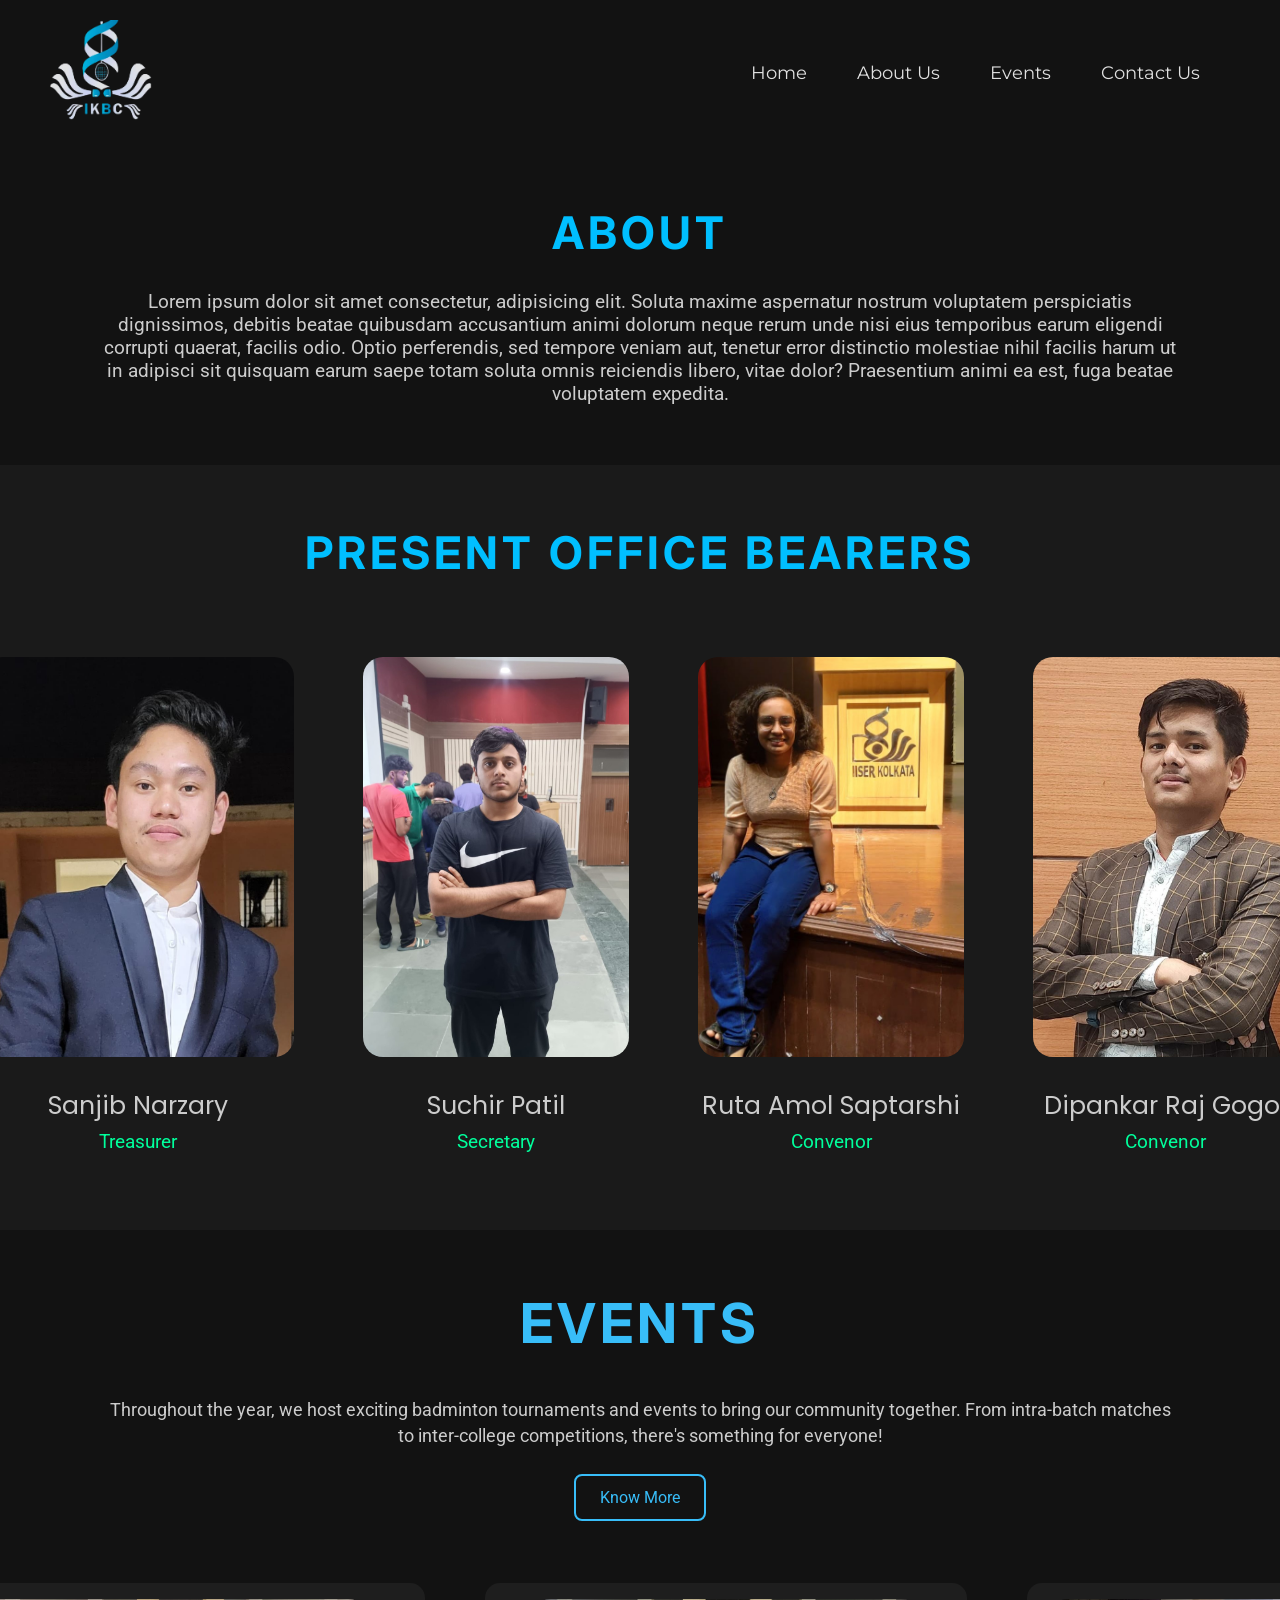
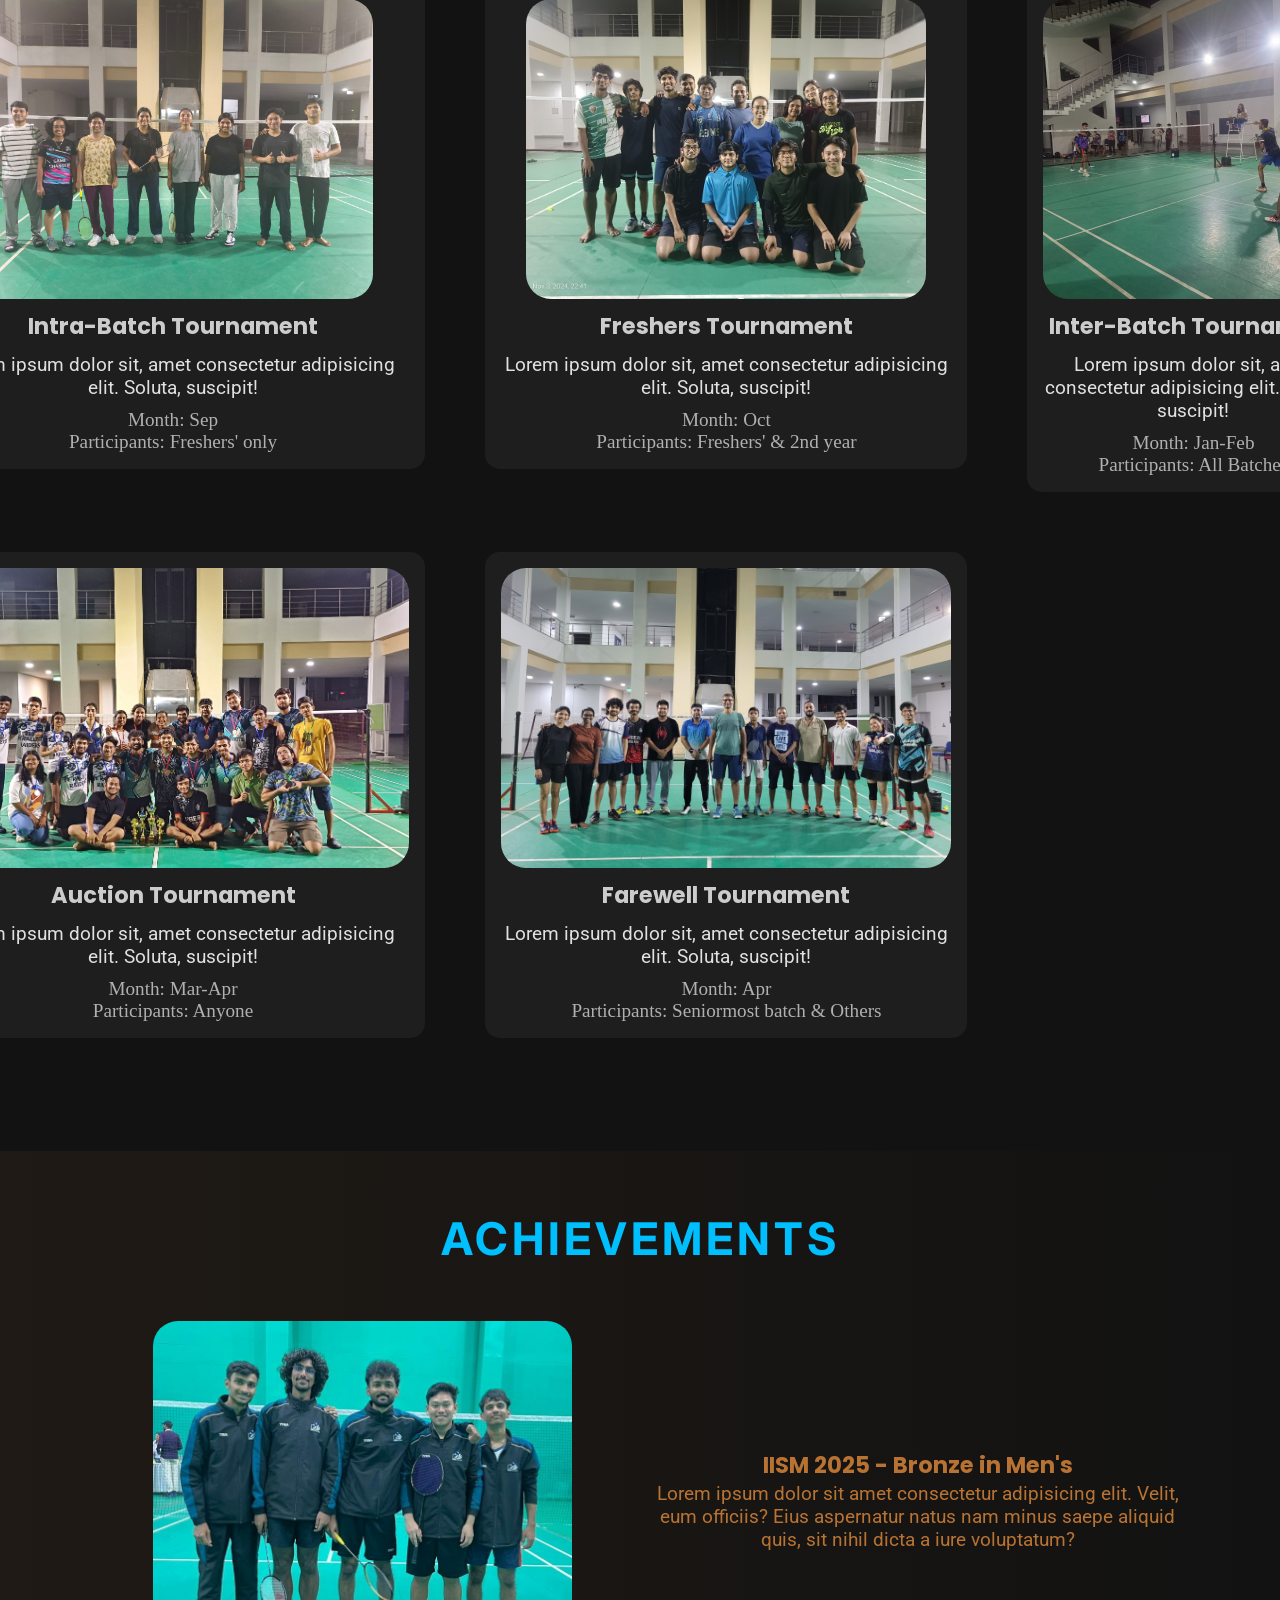
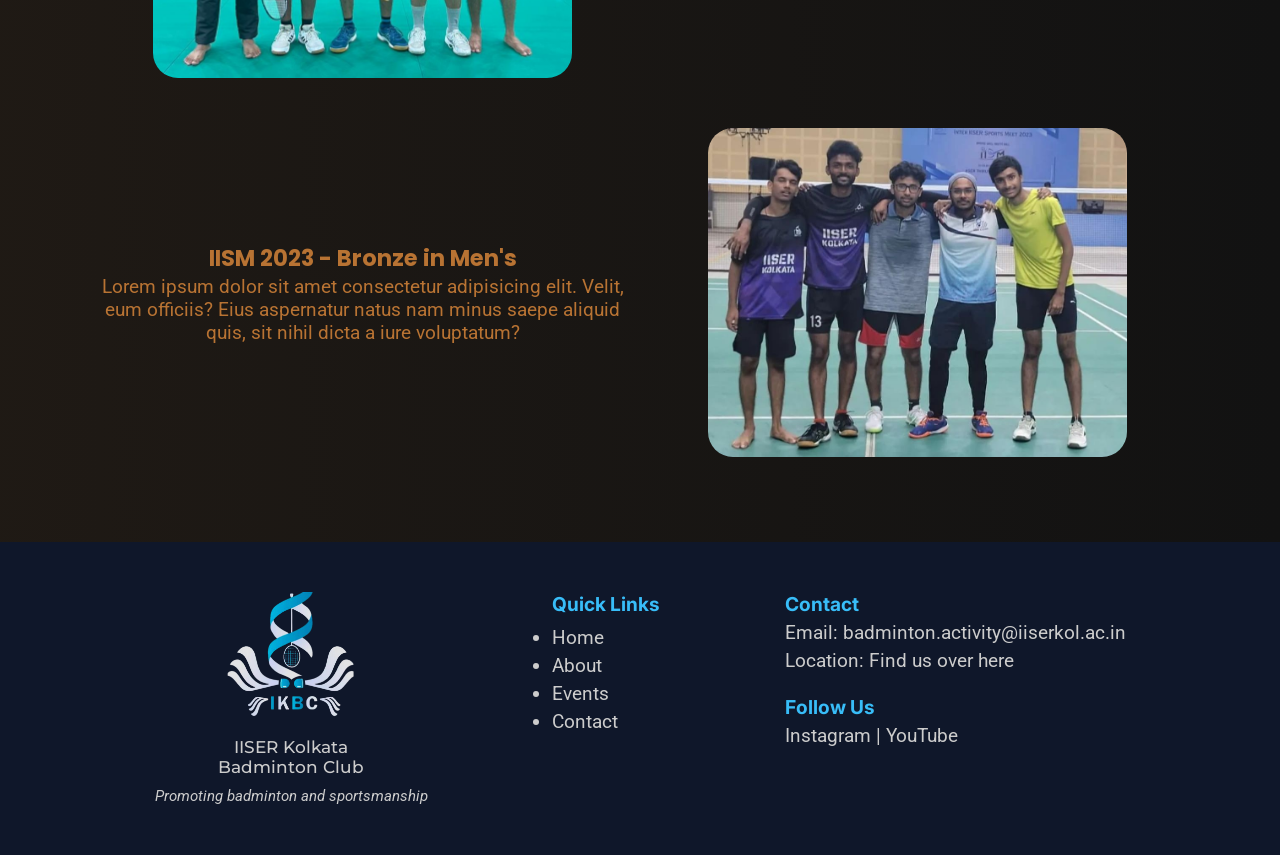
<file: index.html>
<!DOCTYPE html>
<html lang="en">
<head>
    <meta charset="UTF-8">
    <meta name="viewport" content="width=device-width, initial-scale=1.0">
    <title>IISER Kolkata Badminton Club</title>

    <!-- Google Fonts -->
    <link rel="preconnect" href="https://fonts.googleapis.com">
<link rel="preconnect" href="https://fonts.gstatic.com" crossorigin>
<link href="https://fonts.googleapis.com/css2?family=Inter:ital,opsz,wght@0,14..32,100..900;1,14..32,100..900&family=Montserrat:ital,wght@0,100..900;1,100..900&family=Oswald:wght@200..700&family=Poppins:ital,wght@0,100;0,200;0,300;0,400;0,500;0,600;0,700;0,800;0,900;1,100;1,200;1,300;1,400;1,500;1,600;1,700;1,800;1,900&family=Roboto:ital,wght@0,100..900;1,100..900&display=swap" rel="stylesheet">

    <!-- Header-Footer Styles -->
    <link rel="stylesheet" href="css/header_footer.css">

    <!-- Homepage Styles -->
    <link rel="stylesheet" href="css/style.css">
</head>

<body>
    <header id="header">
        <div id="logo">
            <img src="Logo/IKBC_Remove_bg.png" alt="IKBC_Logo">
        </div>

        <nav class="navbar">
            <ul class="nav-links">
                <li><a href="index.html">Home</a></li>
                <li><a href="">About Us</a></li>
                <li><a href="events.html">Events</a></li>
                <li><a href="">Contact Us</a></li>
            </ul>
        </nav>
    </header>

    <main>
        <!-- About Section -->
        <section class="section" id="about-section">
            <h2 class="section-heading">ABOUT</h2>
            <p class="section-text">Lorem ipsum dolor sit amet consectetur, adipisicing elit. Soluta maxime aspernatur nostrum voluptatem perspiciatis dignissimos, debitis beatae quibusdam accusantium animi dolorum neque rerum unde nisi eius temporibus earum eligendi corrupti quaerat, facilis odio. Optio perferendis, sed tempore veniam aut, tenetur error distinctio molestiae nihil facilis harum ut in adipisci sit quisquam earum saepe totam soluta omnis reiciendis libero, vitae dolor? Praesentium animi ea est, fuga beatae voluptatem expedita.</p>
        </section>

        <!-- Present OBs Section -->
        <section class="section" id="present-obs-section">
            <h2 class="section-heading" id="present-obs-heading">PRESENT OFFICE BEARERS</h2>

            <div class="present-obs-container">
                <div class="ob-container">
                    <div class="ob-image">
                        <img src="OBs/2025-26/Sanjib.jpg" alt="Sanjib">
                    </div>
                    <div class="ob-info">
                        <p class="name">Sanjib Narzary</p>
                        <p class="post">Treasurer</p>
                    </div>
                </div>

                <div class="ob-container">
                    <div class="ob-image">
                        <img src="OBs/2025-26/Suchir.jpg" alt="Suchir">
                    </div>
                    <div class="ob-info">
                        <p class="name">Suchir Patil</p>
                        <p class="post">Secretary</p>
                    </div>
                </div>

                <div class="ob-container">
                    <div class="ob-image">
                        <img src="OBs/2025-26/Ruta.jpg" alt="Ruta">
                    </div>
                    <div class="ob-info">
                        <p class="name">Ruta Amol Saptarshi</p>
                        <p class="post">Convenor</p>
                    </div>
                </div>

                <div class="ob-container">
                    <div class="ob-image">
                        <img src="OBs/2025-26/Dipankar.jpg" alt="Dipankar">
                    </div>
                    <div class="ob-info">
                        <p class="name">Dipankar Raj Gogoi</p>
                        <p class="post">Convenor</p>
                    </div>
                </div>
            </div>
        </section>

        <!-- Events Section -->
        <section class="section" id="events-section">
            <div class="events-landing">
                <h2 class="section-heading" id="events-heading">EVENTS</h2>
                <p class="events-description">Throughout the year, we host exciting badminton tournaments and events to bring our community together. From intra-batch matches to inter-college competitions, there's something for everyone!</p>
                <a href="events.html" class="button know-more">Know More</a>
            </div>

            <div class="events-container">
                <!-- Intra-Batch -->
                 <a href="">
                    <div class="event-card">
                        <div class="event-image">
                            <img src="Images/HomePage Events/Intra-Batch_2025.jpg" alt="Intra-Batch 2025">
                        </div>
                        <h4 class="event-heading">Intra-Batch Tournament</h4>
                        <p class="event-text">
                            Lorem ipsum dolor sit, amet consectetur adipisicing elit. Soluta, suscipit!
                        </p>
                        <p class="event-meta">Month: Sep <br>
                            Participants: Freshers' only</p>
                    </div>
                 </a>
                
                <!-- Freshers -->
                 <a href="">
                    <div class="event-card">
                        <div class="event-image">
                            <img src="Images/HomePage Events/Freshers'_2024.jpeg" alt="Freshers 2024">
                        </div>
                        <h4 class="event-heading">Freshers Tournament</h4>
                        <p class="event-text">
                            Lorem ipsum dolor sit, amet consectetur adipisicing elit. Soluta, suscipit!
                        </p>
                        <p class="event-meta">Month: Oct <br>
                            Participants: Freshers' & 2nd year</p>
                    </div>
                 </a>
                
                <!-- Inter-Batch -->
                 <a href="">
                    <div class="event-card">
                        <div class="event-image">
                            <img src="Images/HomePage Events/Inter-Batch_2025.jpg" alt="Inter-Batch 2025">
                        </div>
                        <h4 class="event-heading">Inter-Batch Tournament</h4>
                        <p class="event-text">
                            Lorem ipsum dolor sit, amet consectetur adipisicing elit. Soluta, suscipit!
                        </p>
                        <p class="event-meta">Month: Jan-Feb <br>
                            Participants: All Batches</p>
                    </div>
                 </a>
                 <!-- Auction -->
                 <a href="">
                    <div class="event-card">
                        <div class="event-image">
                            <img src="Images/HomePage Events/Auction_2025.jpg" alt="Auction 2025">
                        </div>
                        <h4 class="event-heading">Auction Tournament</h4>
                        <p class="event-text">
                            Lorem ipsum dolor sit, amet consectetur adipisicing elit. Soluta, suscipit!
                        </p>
                        <p class="event-meta">Month: Mar-Apr <br>
                            Participants: Anyone</p>
                    </div>
                 </a>
                 <!-- Farewell -->
                 <a href="">
                    <div class="event-card">
                        <div class="event-image">
                            <img src="Images/HomePage Events/Farewell_2025.jpg" alt="Farewell 2025">
                        </div>
                        <h4 class="event-heading">Farewell Tournament</h4>
                        <p class="event-text">
                            Lorem ipsum dolor sit, amet consectetur adipisicing elit. Soluta, suscipit!
                        </p>
                        <p class="event-meta">Month: Apr <br>
                            Participants: Seniormost batch & Others</p>
                    </div>
                 </a>
            </div>
        </section>

        <!-- Achievements -->
        <section class="section" id="achievements">
            <h2 class="section-heading" id="achievement-heading">ACHIEVEMENTS</h2>
            <div class="achievement-container">
                <div class="event-image">
                    <img src="Images/HomePage Events/IISM_2025.jpg" alt="IISM_2025">
                </div>
                <div class="event-info">
                    <h4 class="event-heading achievement-heading">IISM 2025 - Bronze in Men's</h4>
                    <p class="event-text achievement-text">Lorem ipsum dolor sit amet consectetur adipisicing elit. Velit, eum officiis? Eius aspernatur natus nam minus saepe aliquid quis, sit nihil dicta a iure voluptatum?</p>
                </div>
            </div>
            <div class="even-events achievement-container">
                <div class="event-image">
                    <img src="Images/HomePage Events/IISM_2023.jpeg" alt="IISM_2025">
                </div>
                <div class="event-info">
                    <h4 class="event-heading achievement-heading">IISM 2023 - Bronze in Men's</h4>
                    <p class="event-text achievement-text">Lorem ipsum dolor sit amet consectetur adipisicing elit. Velit, eum officiis? Eius aspernatur natus nam minus saepe aliquid quis, sit nihil dicta a iure voluptatum?</p>
                </div>
            </div>
            <!-- <div class="event-container">
                <div class="event-image"></div>
            </div>
            <div class="event-container">
                <div class="event-image"></div>
            </div> -->
        </section>
        <!-- Footer -->
        <footer class="footer">
            <!-- Logo and text container -->
            <div class="logo-text-container">
                <div id="footer-logo">
                    <img src="Logo/IKBC_Remove_bg.png" alt="IKBC Logo">
                </div>
                <div class="text-container">
                    <p class="desc heading">IISER Kolkata<br>Badminton Club</p>
                    <p class="desc text">Promoting badminton and sportsmanship</p>
                </div>
            </div>
            
            <!-- Quick Links -->
            <div class="quick-links">
                <h4>Quick Links</h4>
                <ul>
                    <li><a href="index.html">Home</a></li>
                    <li><a href="">About</a></li>
                    <li><a href="events.html">Events</a></li>
                    <li><a href="">Contact</a></li>
                </ul>
            </div>

            <div class="contact-social-media">
                <div class="contact">
                     <h4>Contact</h4>
                    <p>Email: badminton.activity@iiserkol.ac.in</p>
                    <p>Location: Find us over here</p>
                </div>
                <div class="social">
                    <h4>Follow Us</h4>
                    <p>Instagram | YouTube</p>
                </div>
               
            </div>
        </footer>
    </main>
</body>
</html>
</file>
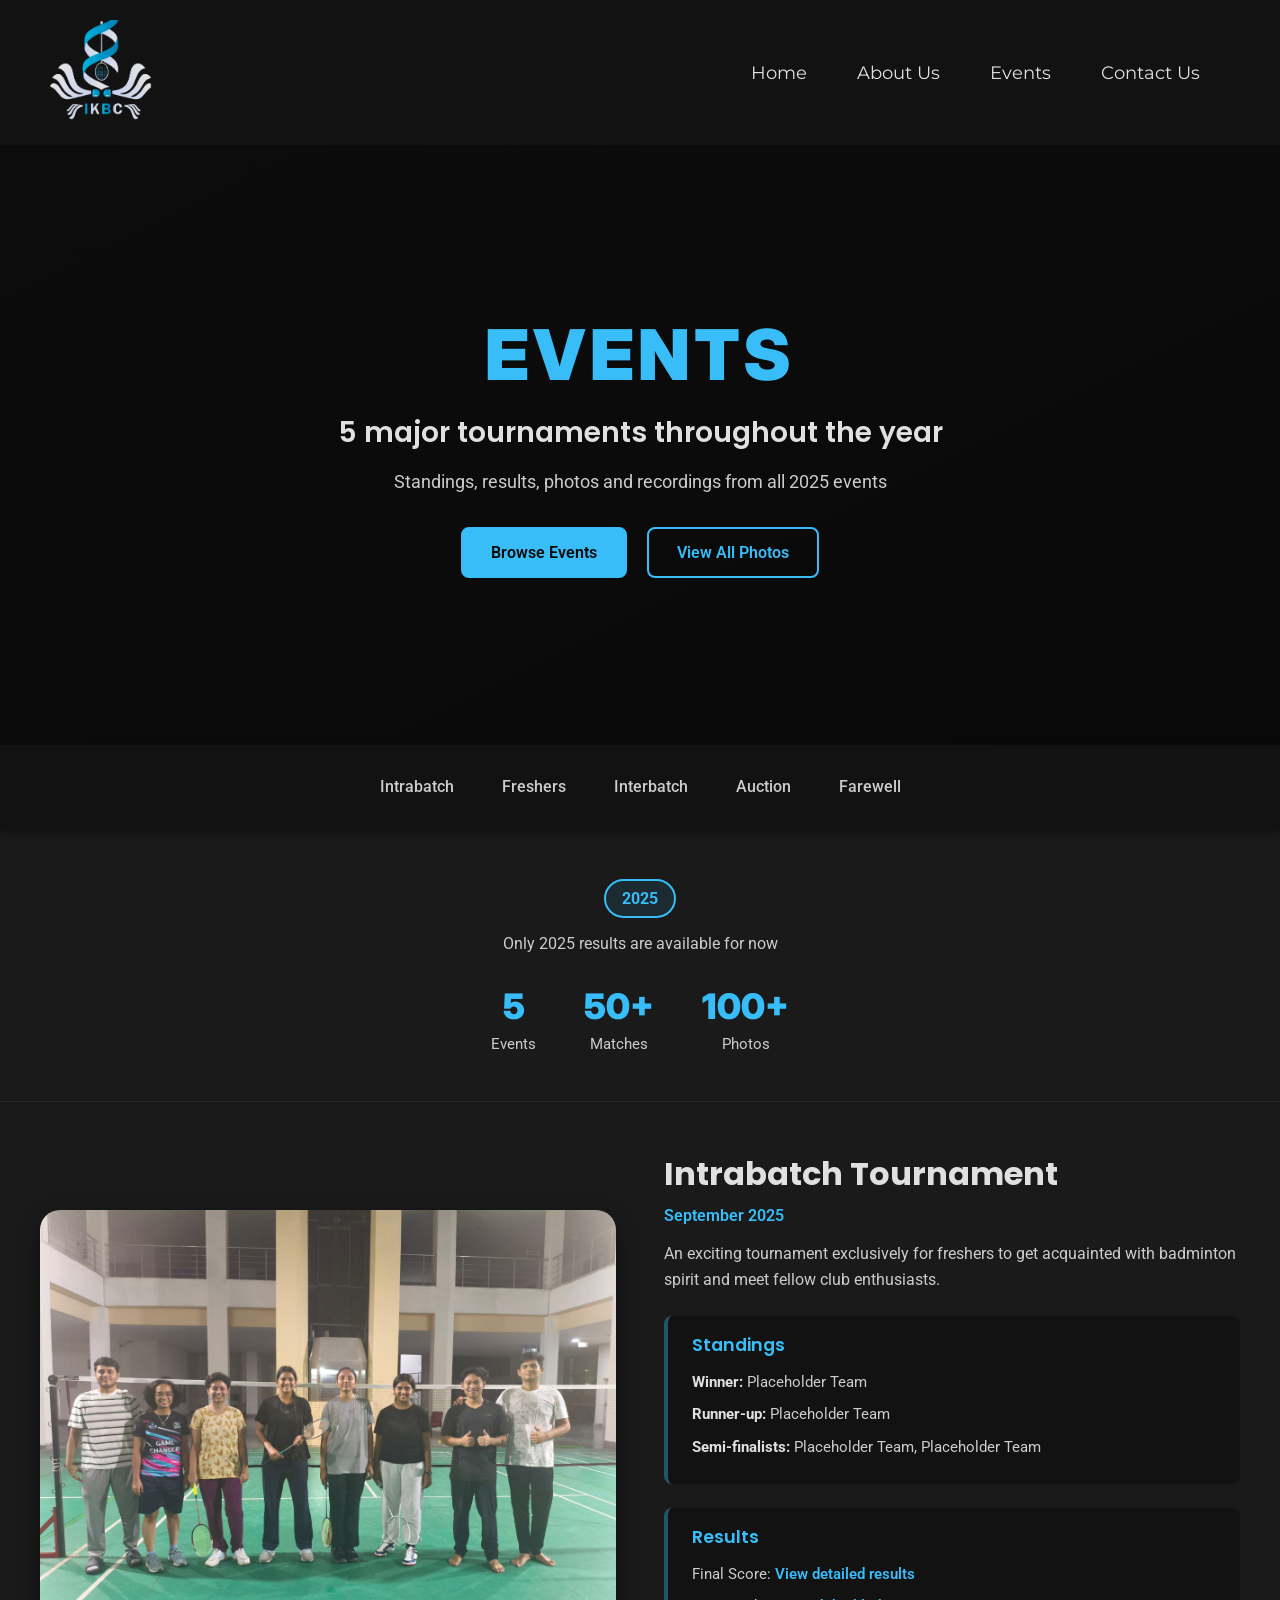
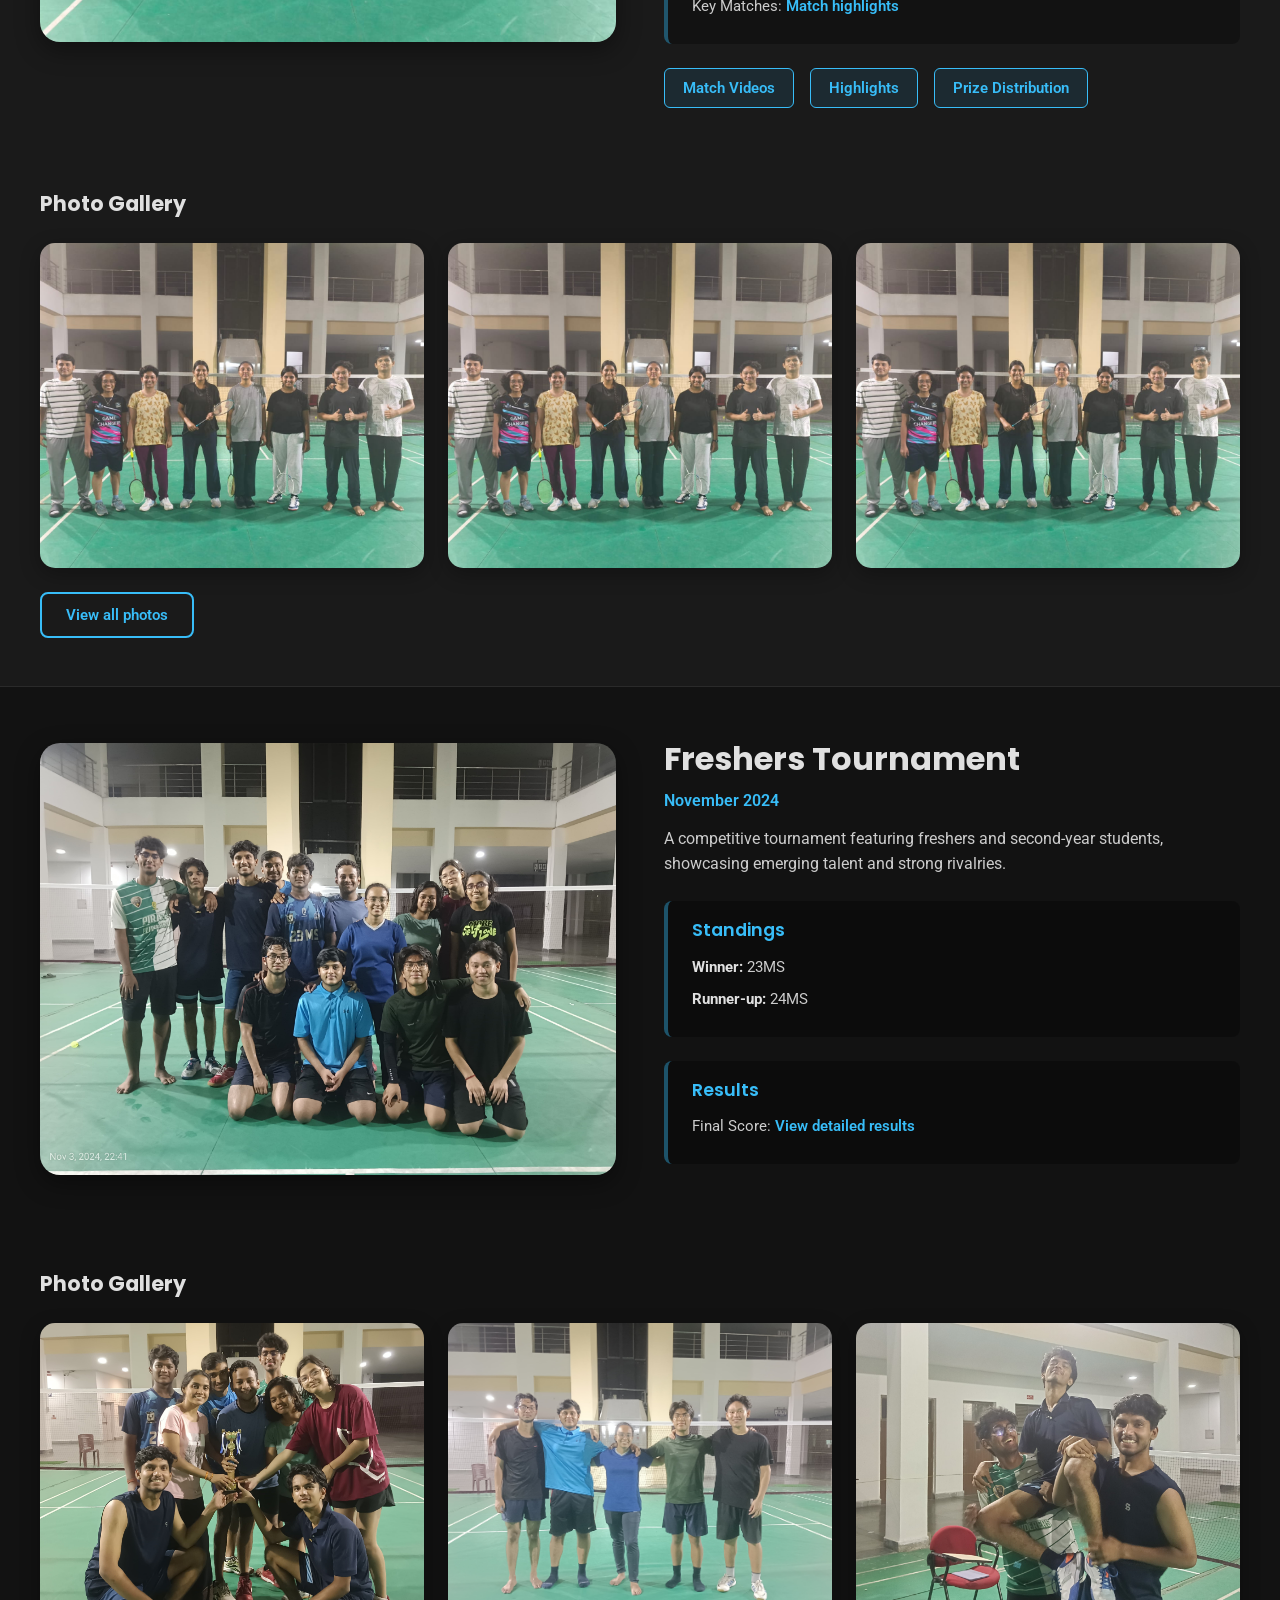
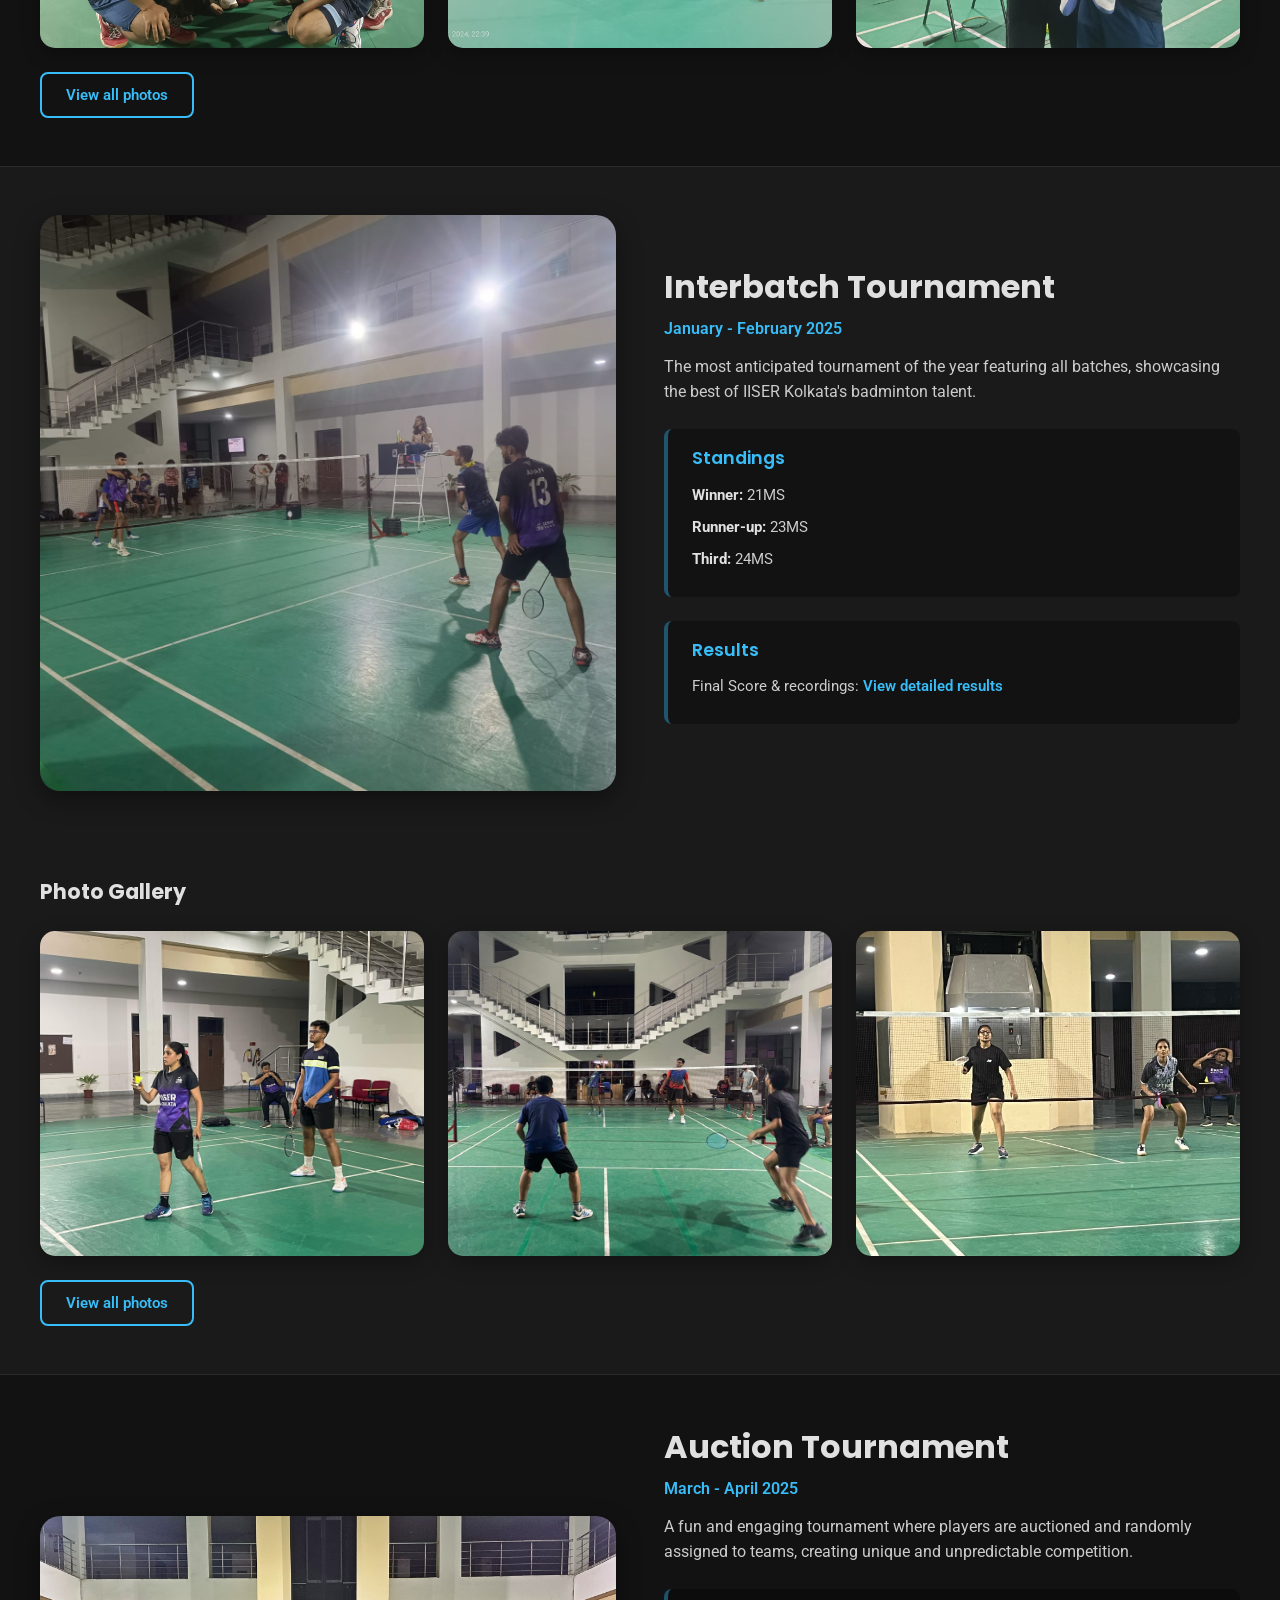
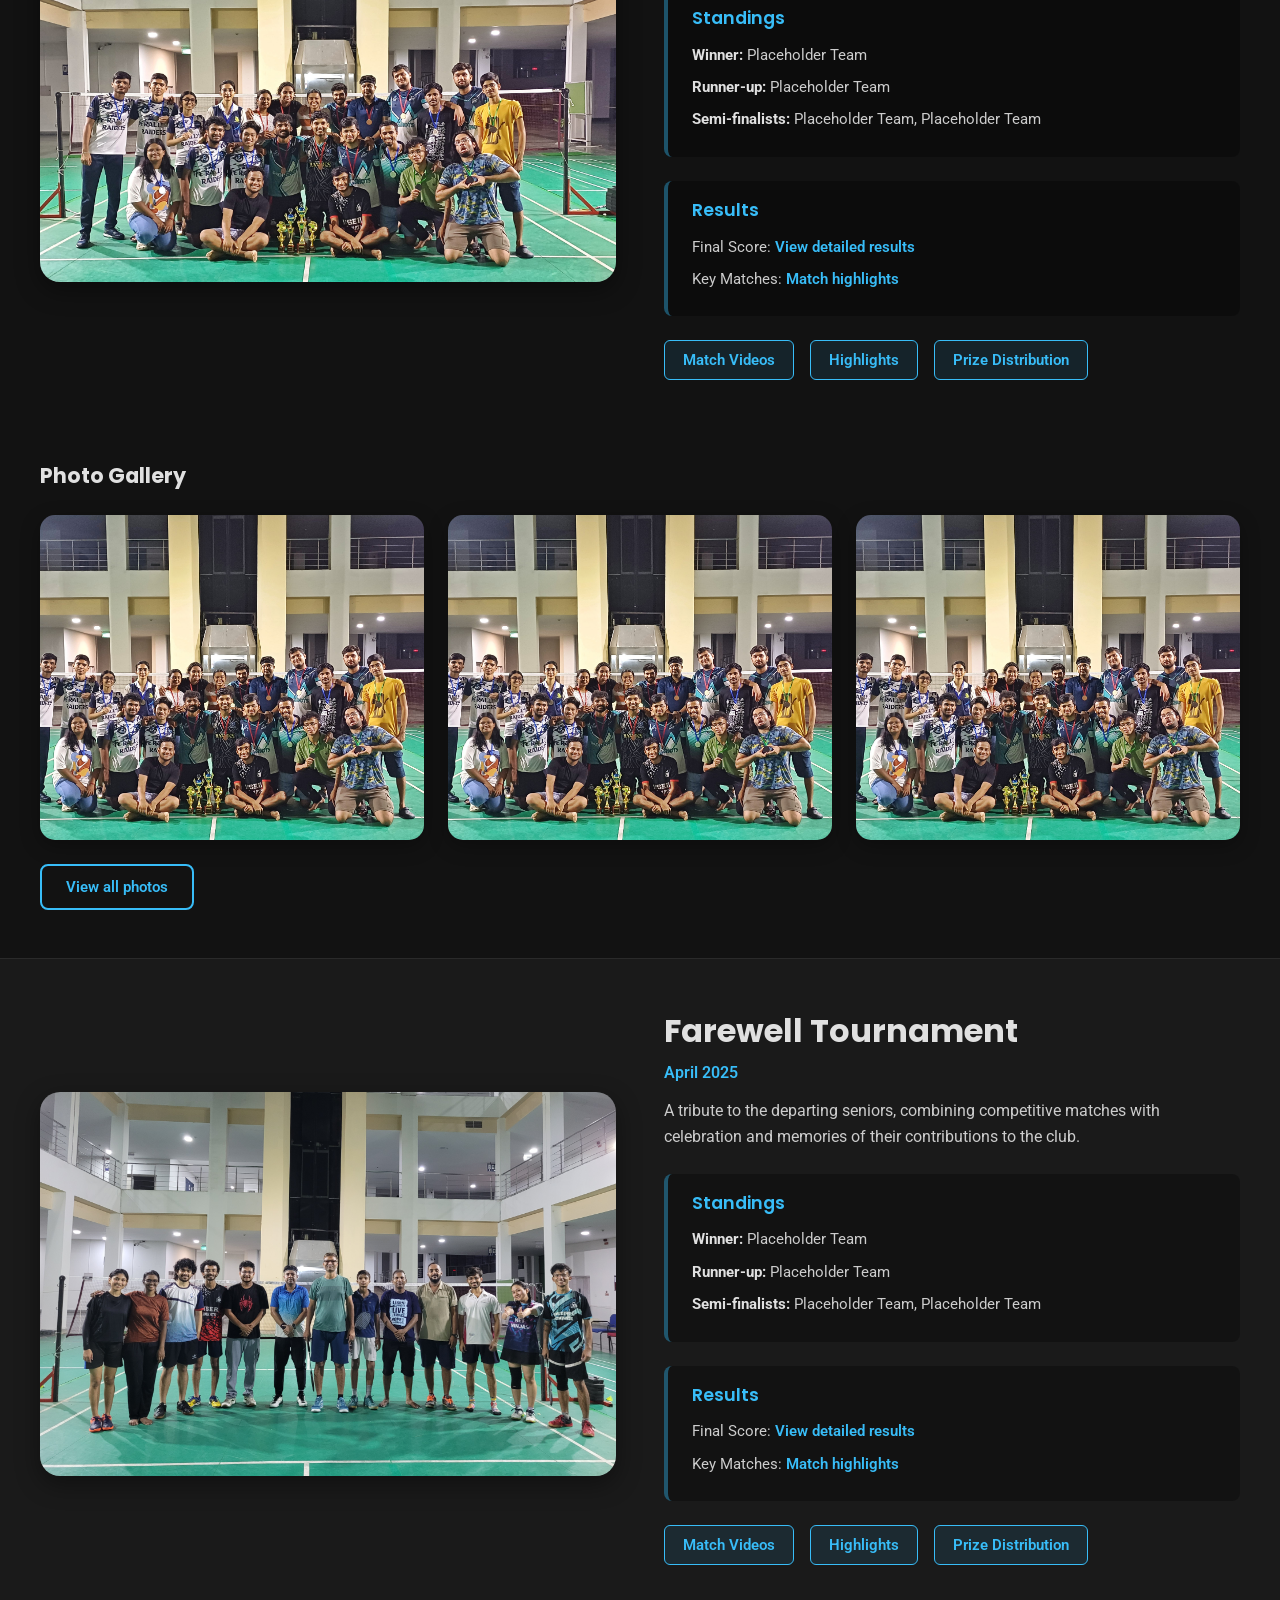
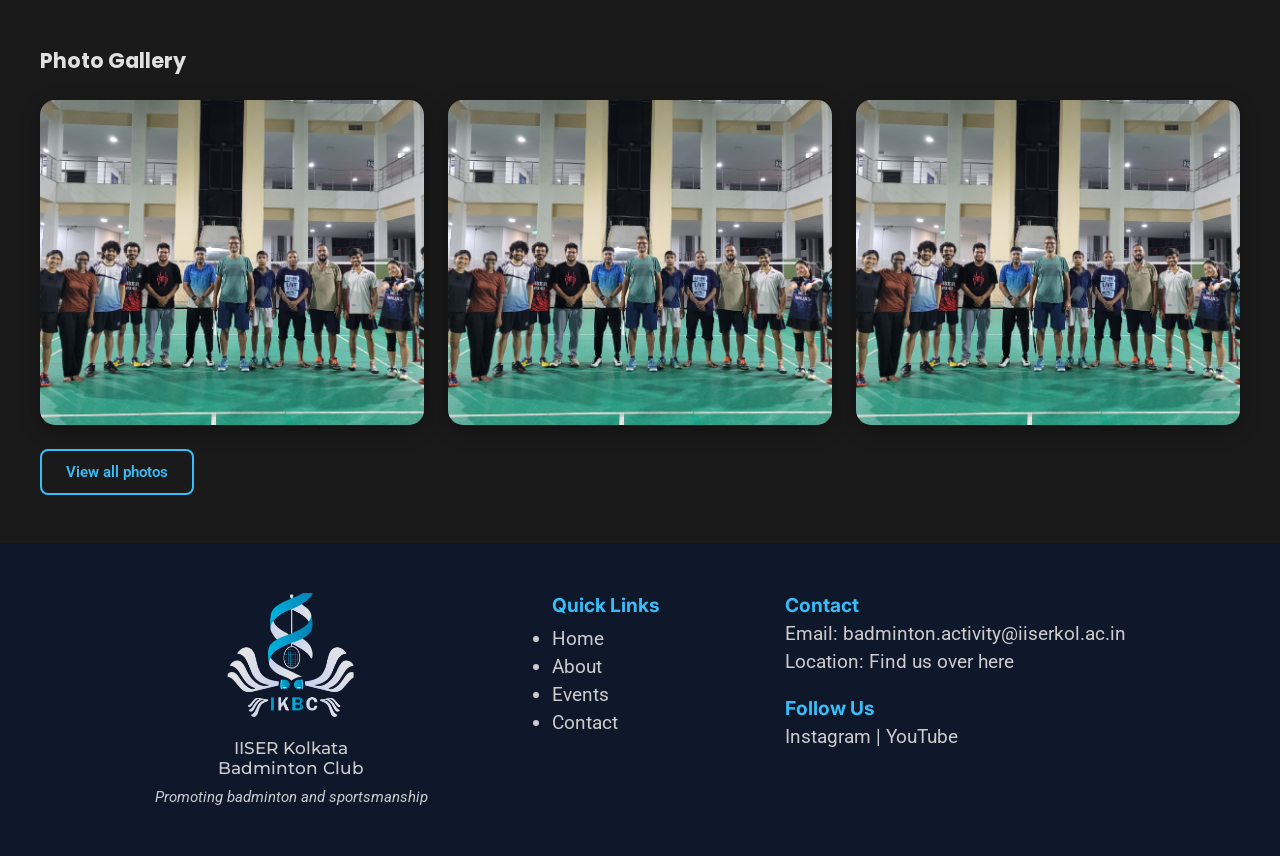
<file: events.html>
<!DOCTYPE html>
<html lang="en">
<head>
    <meta charset="UTF-8">
    <meta name="viewport" content="width=device-width, initial-scale=1.0">
    <title>Events | IISER Kolkata Badminton Club</title>

    <!-- Google Fonts -->
    <link rel="preconnect" href="https://fonts.googleapis.com">
    <link rel="preconnect" href="https://fonts.gstatic.com" crossorigin>
    <link href="https://fonts.googleapis.com/css2?family=Inter:ital,opsz,wght@0,14..32,100..900;1,14..32,100..900&family=Montserrat:ital,wght@0,100..900;1,100..900&family=Oswald:wght@200..700&family=Poppins:ital,wght@0,100;0,200;0,300;0,400;0,500;0,600;0,700;0,800;0,900;1,100;1,200;1,300;1,400;1,500;1,600;1,700;1,800;1,900&family=Roboto:ital,wght@0,100..900;1,100..900&display=swap" rel="stylesheet">

    <!-- Header-Footer Styles -->
    <link rel="stylesheet" href="css/header_footer.css">

    <!-- Events Page Styles -->
    <link rel="stylesheet" href="css/events.css">
</head>

<body>
    <header id="header">
        <div id="logo">
            <img src="Logo/IKBC_Remove_bg.png" alt="IKBC_Logo">
        </div>

        <nav class="navbar">
            <ul class="nav-links">
                <li><a href="index.html">Home</a></li>
                <li><a href="">About Us</a></li>
                <li><a href="events.html">Events</a></li>
                <li><a href="">Contact Us</a></li>
            </ul>
        </nav>
    </header>

    <main>
        <!-- Hero Section -->
        <section class="hero">
            <div class="hero-overlay"></div>
            <div class="hero-content">
                <h1 class="hero-heading">EVENTS</h1>
                <p class="hero-subheading">5 major tournaments throughout the year</p>
                <p class="hero-description">Standings, results, photos and recordings from all 2025 events</p>
                <div class="hero-buttons">
                    <a href="#intrabatch" class="button button-primary">Browse Events</a>
                    <a href="#photos" class="button button-secondary">View All Photos</a>
                </div>
            </div>
        </section>

        <!-- Event Navigation Tabs -->
        <section class="event-nav-section">
            <nav class="event-tabs">
                <a href="#intrabatch" class="event-tab">Intrabatch</a>
                <a href="#freshers" class="event-tab">Freshers</a>
                <a href="#interbatch" class="event-tab">Interbatch</a>
                <a href="#auction" class="event-tab">Auction</a>
                <a href="#farewell" class="event-tab">Farewell</a>
            </nav>
        </section>

        <!-- Year Summary -->
        <section class="year-summary">
            <div class="year-badge">2025</div>
            <p class="summary-text">Only 2025 results are available for now</p>
            <div class="summary-stats">
                <div class="stat">
                    <span class="stat-number">5</span>
                    <span class="stat-label">Events</span>
                </div>
                <div class="stat">
                    <span class="stat-number">50+</span>
                    <span class="stat-label">Matches</span>
                </div>
                <div class="stat">
                    <span class="stat-number">100+</span>
                    <span class="stat-label">Photos</span>
                </div>
            </div>
        </section>

        <!-- Event 1: Intrabatch Tournament -->
        <section class="event-section" id="intrabatch">
            <div class="event-container">
                <div class="event-image">
                    <img src="Images/HomePage Events/Intra-Batch_2025.jpg" alt="Intrabatch 2025">
                </div>
                <div class="event-details">
                    <h2 class="event-title">Intrabatch Tournament</h2>
                    <p class="event-date">September 2025</p>
                    <p class="event-description">An exciting tournament exclusively for freshers to get acquainted with badminton spirit and meet fellow club enthusiasts.</p>
                    
                    <div class="event-info-box">
                        <h3>Standings</h3>
                        <ul class="standings-list">
                            <li><strong>Winner:</strong> Placeholder Team</li>
                            <li><strong>Runner-up:</strong> Placeholder Team</li>
                            <li><strong>Semi-finalists:</strong> Placeholder Team, Placeholder Team</li>
                        </ul>
                    </div>

                    <div class="event-info-box">
                        <h3>Results</h3>
                        <ul class="results-list">
                            <li>Final Score: <a href="#">View detailed results</a></li>
                            <li>Key Matches: <a href="#">Match highlights</a></li>
                        </ul>
                    </div>

                    <div class="event-media-links">
                        <a href="#" class="media-link">Match Videos</a>
                        <a href="#" class="media-link">Highlights</a>
                        <a href="#" class="media-link">Prize Distribution</a>
                    </div>
                </div>
            </div>

            <div class="event-photos">
                <h3>Photo Gallery</h3>
                <div class="photo-grid">
                    <div class="photo-item">
                        <img src="Images/HomePage Events/Intra-Batch_2025.jpg" alt="Event photo 1">
                    </div>
                    <div class="photo-item">
                        <img src="Images/HomePage Events/Intra-Batch_2025.jpg" alt="Event photo 2">
                    </div>
                    <div class="photo-item">
                        <img src="Images/HomePage Events/Intra-Batch_2025.jpg" alt="Event photo 3">
                    </div>
                </div>
                <a href="#" class="view-all-link">View all photos</a>
            </div>
        </section>

        <!-- Event 2: Freshers Tournament -->
        <section class="event-section" id="freshers">
            <div class="event-container alternate">
                <div class="event-details">
                    <h2 class="event-title">Freshers Tournament</h2>
                    <p class="event-date">November 2024</p>
                    <p class="event-description">A competitive tournament featuring freshers and second-year students, showcasing emerging talent and strong rivalries.</p>
                    
                    <div class="event-info-box">
                        <h3>Standings</h3>
                        <ul class="standings-list">
                            <li><strong>Winner: </strong>23MS</li>
                            <li><strong>Runner-up: </strong>24MS</li>
                        </ul>
                    </div>

                    <div class="event-info-box">
                        <h3>Results</h3>
                        <ul class="results-list">
                            <li>Final Score: <a href="https://docs.google.com/spreadsheets/d/1XfRB59EQ1sXx-hoDOxHkZ0AcYbmh3lhpWklLdomNY90/edit?usp=sharing" target="_blank">View detailed results</a></li>
                        </ul>
                    </div>

                    <!-- <div class="event-media-links">
                        <a href="#" class="media-link">Match Videos</a>
                        <a href="#" class="media-link">Highlights</a>
                        <a href="#" class="media-link">Prize Distribution</a>
                    </div> -->
                </div>
                <div class="event-image">
                    <img src="Images/Freshers' 2024/all.jpeg" alt="Freshers 2024">
                </div>
            </div>

            <div class="event-photos">
                <h3>Photo Gallery</h3>
                <div class="photo-grid">
                    <div class="photo-item">
                        <img src="Images/Freshers' 2024/23ms.jpeg" alt="23MS">
                    </div>
                    <div class="photo-item">
                        <img src="Images/Freshers' 2024/24ms.jpeg" alt="24MS">
                    </div>
                    <div class="photo-item">
                        <img src="Images/Freshers' 2024/giri.jpeg" alt="celebration">
                    </div>
                </div>
                <a href="https://photos.app.goo.gl/PFmcwhPfFLLNEcGg7" target="_blank" class="view-all-link">View all photos</a>
            </div>
        </section>

        <!-- Event 3: Interbatch Tournament -->
        <section class="event-section" id="interbatch">
            <div class="event-container">
                <div class="event-image">
                    <img src="Images/Inter-Batch 2025/main.jpg" alt="Interbatch 2025">
                </div>
                <div class="event-details">
                    <h2 class="event-title">Interbatch Tournament</h2>
                    <p class="event-date">January - February 2025</p>
                    <p class="event-description">The most anticipated tournament of the year featuring all batches, showcasing the best of IISER Kolkata's badminton talent.</p>
                    
                    <div class="event-info-box">
                        <h3>Standings</h3>
                        <ul class="standings-list">
                            <li><strong>Winner:</strong> 21MS</li>
                            <li><strong>Runner-up:</strong> 23MS</li>
                            <li><strong>Third:</strong> 24MS</li>
                        </ul>
                    </div>

                    <div class="event-info-box">
                        <h3>Results</h3>
                        <ul class="results-list">
                            <li>Final Score & recordings: <a href="https://docs.google.com/spreadsheets/d/1OKFPqgcOXfR0gWGxI9OlzPMVSZW1WpWS/edit?usp=sharing&ouid=104622574120406943320&rtpof=true&sd=true" target="_blank">View detailed results</a></li>
                            <!-- <li>Key Matches: <a href="#">Match highlights</a></li> -->
                        </ul>
                    </div>

                    <!-- <div class="event-media-links">
                        <a href="#" class="media-link">Match Videos</a>
                        <a href="#" class="media-link">Highlights</a>
                        <a href="#" class="media-link">Prize Distribution</a>
                    </div> -->
                </div>
            </div>

            <div class="event-photos">
                <h3>Photo Gallery</h3>
                <div class="photo-grid">
                    <div class="photo-item">
                        <img src="Images/Inter-Batch 2025/mxf.jpg" alt="Mixed Final">
                    </div>
                    <div class="photo-item">
                        <img src="Images/Inter-Batch 2025/mb.jpg" alt="Men's Bronze">
                    </div>
                    <div class="photo-item">
                        <img src="Images/Inter-Batch 2025/wf.jpg" alt="Women's Final">
                    </div>
                </div>
                <a href="https://drive.google.com/drive/folders/1L4cncwPUyzOHCQzhHNp14UEwk6GRNaC3?usp=drive_link" target="_blank" class="view-all-link">View all photos</a>
            </div>
        </section>

        <!-- Event 4: Auction Tournament -->
        <section class="event-section" id="auction">
            <div class="event-container alternate">
                <div class="event-details">
                    <h2 class="event-title">Auction Tournament</h2>
                    <p class="event-date">March - April 2025</p>
                    <p class="event-description">A fun and engaging tournament where players are auctioned and randomly assigned to teams, creating unique and unpredictable competition.</p>
                    
                    <div class="event-info-box">
                        <h3>Standings</h3>
                        <ul class="standings-list">
                            <li><strong>Winner:</strong> Placeholder Team</li>
                            <li><strong>Runner-up:</strong> Placeholder Team</li>
                            <li><strong>Semi-finalists:</strong> Placeholder Team, Placeholder Team</li>
                        </ul>
                    </div>

                    <div class="event-info-box">
                        <h3>Results</h3>
                        <ul class="results-list">
                            <li>Final Score: <a href="#">View detailed results</a></li>
                            <li>Key Matches: <a href="#">Match highlights</a></li>
                        </ul>
                    </div>

                    <div class="event-media-links">
                        <a href="#" class="media-link">Match Videos</a>
                        <a href="#" class="media-link">Highlights</a>
                        <a href="#" class="media-link">Prize Distribution</a>
                    </div>
                </div>
                <div class="event-image">
                    <img src="Images/HomePage Events/Auction_2025.jpg" alt="Auction 2025">
                </div>
            </div>

            <div class="event-photos">
                <h3>Photo Gallery</h3>
                <div class="photo-grid">
                    <div class="photo-item">
                        <img src="Images/HomePage Events/Auction_2025.jpg" alt="Event photo 1">
                    </div>
                    <div class="photo-item">
                        <img src="Images/HomePage Events/Auction_2025.jpg" alt="Event photo 2">
                    </div>
                    <div class="photo-item">
                        <img src="Images/HomePage Events/Auction_2025.jpg" alt="Event photo 3">
                    </div>
                </div>
                <a href="#" class="view-all-link">View all photos</a>
            </div>
        </section>

        <!-- Event 5: Farewell Tournament -->
        <section class="event-section" id="farewell">
            <div class="event-container">
                <div class="event-image">
                    <img src="Images/HomePage Events/Farewell_2025.jpg" alt="Farewell 2025">
                </div>
                <div class="event-details">
                    <h2 class="event-title">Farewell Tournament</h2>
                    <p class="event-date">April 2025</p>
                    <p class="event-description">A tribute to the departing seniors, combining competitive matches with celebration and memories of their contributions to the club.</p>
                    
                    <div class="event-info-box">
                        <h3>Standings</h3>
                        <ul class="standings-list">
                            <li><strong>Winner:</strong> Placeholder Team</li>
                            <li><strong>Runner-up:</strong> Placeholder Team</li>
                            <li><strong>Semi-finalists:</strong> Placeholder Team, Placeholder Team</li>
                        </ul>
                    </div>

                    <div class="event-info-box">
                        <h3>Results</h3>
                        <ul class="results-list">
                            <li>Final Score: <a href="#">View detailed results</a></li>
                            <li>Key Matches: <a href="#">Match highlights</a></li>
                        </ul>
                    </div>

                    <div class="event-media-links">
                        <a href="#" class="media-link">Match Videos</a>
                        <a href="#" class="media-link">Highlights</a>
                        <a href="#" class="media-link">Prize Distribution</a>
                    </div>
                </div>
            </div>

            <div class="event-photos">
                <h3>Photo Gallery</h3>
                <div class="photo-grid">
                    <div class="photo-item">
                        <img src="Images/HomePage Events/Farewell_2025.jpg" alt="Event photo 1">
                    </div>
                    <div class="photo-item">
                        <img src="Images/HomePage Events/Farewell_2025.jpg" alt="Event photo 2">
                    </div>
                    <div class="photo-item">
                        <img src="Images/HomePage Events/Farewell_2025.jpg" alt="Event photo 3">
                    </div>
                </div>
                <a href="#" class="view-all-link">View all photos</a>
            </div>
        </section>

        <!-- Footer -->
        <footer class="footer">
            <!-- Logo and text container -->
            <div class="logo-text-container">
                <div id="footer-logo">
                    <img src="Logo/IKBC_Remove_bg.png" alt="IKBC Logo">
                </div>
                <div class="text-container">
                    <p class="desc heading">IISER Kolkata<br>Badminton Club</p>
                    <p class="desc text">Promoting badminton and sportsmanship</p>
                </div>
            </div>
            
            <!-- Quick Links -->
            <div class="quick-links">
                <h4>Quick Links</h4>
                <ul>
                    <li><a href="index.html">Home</a></li>
                    <li><a href="">About</a></li>
                    <li><a href="events.html">Events</a></li>
                    <li><a href="">Contact</a></li>
                </ul>
            </div>

            <div class="contact-social-media">
                <div class="contact">
                     <h4>Contact</h4>
                    <p>Email: badminton.activity@iiserkol.ac.in</p>
                    <p>Location: Find us over here</p>
                </div>
                <div class="social">
                    <h4>Follow Us</h4>
                    <p>Instagram | YouTube</p>
                </div>
               
            </div>
        </footer>
    </main>
</body>
</html>
</file>
<file: css/header_footer.css>
* {
    box-sizing: border-box;
    padding: 0;
    margin: 0;
}

:root {
    --backgroundcolor: #121212;
    --navbarcolor: #E0E0E0;
    --navbarhover: #00FF9C;
    --navbarfont: "Montserrat", sans-serif;
    --textfont: "Roboto", sans-serif;
    --textcolor: #CCCCCC;
    --headingfont: "Inter", sans-serif;
    --footerheadingcolor: #38BDF8;
    --textfontsize: 20px;
}

body {
    background-color: var(--backgroundcolor);
    color: var(--textcolor);
    font: var(--textfont);
    font-size: var(--textfontsize);
}

#header {
    display: flex;
    justify-content: space-between;
    align-items: center;
    position: sticky;
    padding: 20px 50px;
    padding-bottom: 0px;
    margin-bottom: 20px;
    top: 0px;
    z-index: 1;
    background-color: var(--backgroundcolor);
}

#logo img {
    height: 100px;
}

.navbar {
    padding: 15px 30px;
}

.nav-links {
    list-style: none;
    font-size: 18px;
    font-family: var(--navbarfont);
    display: flex;
    gap: 50px;
}

.nav-links a {
    display: inline-block;
    color: var(--navbarcolor);
    text-decoration: none;
    transition: all 0.3s ease;
    transform-origin: center;
}

.nav-links a:hover {
    transform: scale(1.2);
    color: var(--navbarhover);
}

/* FOOTER */
.footer {
    display: flex;
    justify-content: space-evenly;
    color: var(--textcolor);
    font-family: var(--textfont);
    background-color: #0F172A;
    padding: 50px 30px;
}
.footer h4 {
    font-family: var(--headingfont);
    color: var(--footerheadingcolor);
}
/* Logo and Text */
#footer-logo {
    display: flex;
    justify-content: center;
}
#footer-logo img {
    height: 125px;
}
.logo-text-container {
    display: flex;
    flex-direction: column;
    justify-content: center;
    gap: 20px;
}
.text-container {
    display: flex;
    flex-direction: column;
    align-items: center;
    gap: 10px;
}
.desc.heading {
    font-size: 17px;
    font-weight: 500;
    font-family: var(--navbarfont);
    text-align: center;
}
.desc.text {
    font-style: italic;
    text-align: center;
    font-size: 15px;
}
/* Quick Links */
.quick-links {
    display: flex;
    flex-direction: column;
    gap: 10px;
}
.quick-links ul {
    display: flex;
    flex-direction: column;
    gap: 5px;
}
.quick-links a {
    text-decoration: none;
    color: var(--textcolor);
    transition: all 0.3s ease;
}
.quick-links a:hover {
    text-decoration: underline;
    color: var(--navbarhover);
}
/* Contact & Social Media */
.contact-social-media {
    display: flex;
    flex-direction: column;
    gap: 23px;
}
.contact {
    display: flex;
    flex-direction: column;
    gap: 5px;
}
.social {
    display: flex;
    flex-direction: column;
    gap: 5px;
}
</file>
<file: css/style.css>
:root {
    --headingcolor: #00BFFF;
    --textcolor: #CCCCCC;
    --headingfont: "Inter", sans-serif;
    --textfont: "Roboto", sans-serif;
    --obfont: "Poppins", sans-serif;
    --obpostcolor: #00FF9C;
    --textfontsize: 1.2rem;
    --eventheadingfont: "Poppins", sans-serif;
}

/* Sections */
.section-heading {
    color: var(--headingcolor);
    font-family: var(--headingfont);
    font-size: 45px;
    text-align: center;
    padding: 30px 0px;
    letter-spacing: 4px;
}
.section {
    padding: 30px 100px;
    padding-bottom: 60px;
    background-color: #121212;
}
.section:nth-child(even) {
    background-color: #1a1a1a;
}
.section-text {
    /* font-size: var(--textfontsize); */
    font-family: var(--textfont);
    text-align: center;
}

/* Present-OBs */
#present-obs-heading {
    margin-bottom: 30px;
}
.present-obs-container {
    display: flex;
    gap: 35px;
    justify-content: center;
}
.ob-container {
    display: flex;
    flex-direction: column;
    gap: 25px;
    justify-content: center;
    padding: 1rem;
    border: 1px solid transparent;
    border-radius: 24px;
    transition: transform 0.25s ease, box-shadow 0.25s ease, border-color 0.25s ease;
}
.ob-container:hover {
    transform: translateY(-4px) scale(1.02);
    border-color: rgba(56, 189, 248, 0.55);
    box-shadow: 0 16px 30px rgba(0, 0, 0, 0.18);
}
.ob-info {
    align-items: center;
    display: flex;
    flex-direction: column;
    gap: 5px;
}
.ob-image img {
    height: 400px;
    border-radius: 20px;
}
.name {
    font-family: var(--obfont);
    font-size: 25px;
}
.post {
    font-family: var(--textfont);
    /* font-size: var(--textfontsize); */
    color: var(--obpostcolor);
}

/* Events */
/* #events-section {
    display: flex;
    flex-direction: column;
    gap: 50px;
} */
#events-heading {
    padding-bottom: 25px;
}
.events-container {
    display: grid;
    grid-template-columns: 1fr 1fr 1fr;
    grid-template-rows: 1fr 1fr;
    padding: 30px;
    gap: 60px;
    justify-content: center;
    /* border-radius: 30px; */
    /* border-left: 5px solid var(--eventcolor);
    padding-left: 25px; */
    /* background-color: #091d46; */
}
.events-container a {
    text-decoration: none;
}

.events-landing {
    text-align: center;
    margin-bottom: 2rem;
}

.events-landing .section-heading {
    font-size: 55px;
    color: #38BDF8;
    margin-bottom: 1rem;
}

.events-description {
    font-family: var(--textfont);
    color: var(--textcolor);
    font-size: 1.1rem;
    margin-bottom: 1.5rem;
    line-height: 1.5;
}

.button {
    display: inline-block;
    padding: 12px 24px;
    background: transparent;
    color: #38BDF8;
    border: 2px solid #38BDF8;
    border-radius: 8px;
    text-decoration: none;
    font-family: var(--textfont);
    font-size: 1rem;
    transition: all 0.3s ease;
    cursor: pointer;
}

.button:hover {
    background: #38BDF8;
    color: #0A0A0A;
    transform: scale(1.05);
}

.event-card {
    display: flex;
    flex-direction: column;
    gap: 10px;
    background-color: #1e1e1e;  /* Subtle dark gray background for card feel */
    padding: 1rem;  /* Adds space inside the card for breathing room */
    border-radius: 15px;  /* Matches the image border-radius for consistency */
    transition: all 0.3s ease;  /* Smooth hover transitions */
    cursor: pointer;  /* Indicates clickability */
    text-decoration: none;  /* Removes default link underline */
    color: inherit;  /* Inherits text color to avoid link color overrides */
}
.event-card:hover {
    background-color: #2a2a2a;  /* Slightly lighter on hover for feedback */
    transform: translateY(-5px);  /* Subtle lift effect for interactivity */
    box-shadow: 0 4px 15px rgba(0, 191, 255, 0.2);  /* Soft blue glow matching your theme */
}
.event-heading {
    font-size: 1.4rem;
    text-align: center;
    font-family: var(--eventheadingfont);
    color: #CCCCCC;
}
.event-text {
    text-align: center;
    /* font-size: var(--textfontsize); */
    font-family: var(--textfont);
    color: #e0e0e0;
}
.event-meta {
    text-align: center;
    color: #b0b0b0;
    /* font-size: var(); */
}
.event-image img {
    height: 300px;
    border-radius: 25px;
}
.event-image {
    display: flex;
    justify-content: center;
}

/* .buttons {
    display: flex;
    gap: 20px;
    flex-wrap: wrap;
    justify-content: center;
    align-items: flex-end;
    height: 100px;
} */

#achievements {
    background: linear-gradient(
        to right,
        rgba(184, 115, 51, 0.08),
        #121212
    );
}
.achievement-container {
    display: flex;
    align-items: center;
    justify-content: space-evenly;
    gap: 2rem;
    flex-wrap: wrap;
    padding: 1.5rem 0;
    border: 1px solid rgba(184, 115, 51, 0);
    border-radius: 20px;
    transition: border-color 0.25s ease, transform 0.25s ease, box-shadow 0.25s ease;
}
.achievement-container:hover {
    border-color: rgba(184, 115, 51, 0.45);
    transform: translateY(-2px);
    box-shadow: 0 14px 30px rgba(0, 0, 0, 0.15);
}
.achievement-container .event-image,
.achievement-container .event-info {
    flex: 1 1 320px;
    max-width: 540px;
}
.achievement-container .event-image img {
    width: 80%;
    height: auto;
    border-radius: 25px;
}
.achievement-container .event-info {
    text-align: left;
}
.achievement-container.even-events {
    flex-direction: row-reverse;
}
.achievement-heading, .achievement-text {
    color: #b87333;   /* slightly muted bronze */
}
/* .achievement-container {
    background: linear-gradient(to right, rgba(184,115,51,0.1), transparent);
    /* border-left: 4px solid #b87333; */
} */

/* .achievement-container {
  cursor: pointer;
  transition: transform 0.25s ease, box-shadow 0.25s ease, background 0.25s ease;
}
.achievement-container:hover {
  transform: translateY(-4px);
  box-shadow: 0 16px 35px rgba(0, 0, 0, 0.25);
  background: rgba(255, 255, 255, 0.04);
} */
</file>
<file: css/events.css>
:root {
    --headingcolor: #00BFFF;
    --textcolor: #CCCCCC;
    --headingfont: "Inter", sans-serif;
    --textfont: "Roboto", sans-serif;
    --obfont: "Poppins", sans-serif;
    --textfontsize: 1.2rem;
    --eventheadingfont: "Poppins", sans-serif;
}

/* Hero Section */
.hero {
    position: relative;
    height: 600px;
    background: linear-gradient(135deg, #1a1a1a 0%, #0a0a0a 100%);
    background-image: url('data:image/svg+xml,<svg xmlns="http://www.w3.org/2000/svg" viewBox="0 0 1200 600"><defs><linearGradient id="grad" x1="0%" y1="0%" x2="100%" y2="100%"><stop offset="0%" style="stop-color:%23262626;stop-opacity:0.3" /><stop offset="100%" style="stop-color:%23121212;stop-opacity:0.5" /></linearGradient></defs><rect width="1200" height="600" fill="url(%23grad)"/></svg>');
    background-size: cover;
    background-position: center;
    display: flex;
    align-items: center;
    justify-content: center;
    text-align: center;
    overflow: hidden;
}

.hero-overlay {
    position: absolute;
    top: 0;
    left: 0;
    width: 100%;
    height: 100%;
    background: rgba(0, 0, 0, 0.5);
    z-index: 1;
}

.hero-content {
    position: relative;
    z-index: 2;
    max-width: 800px;
    padding: 0 30px;
}

.hero-heading {
    font-size: 70px;
    font-family: var(--headingfont);
    color: #38BDF8;
    letter-spacing: 4px;
    margin-bottom: 15px;
    font-weight: 900;
}

.hero-subheading {
    font-size: 28px;
    font-family: var(--eventheadingfont);
    color: #e0e0e0;
    margin-bottom: 15px;
    font-weight: 600;
}

.hero-description {
    font-size: 1.1rem;
    font-family: var(--textfont);
    color: var(--textcolor);
    margin-bottom: 2rem;
    line-height: 1.5;
}

.hero-buttons {
    display: flex;
    gap: 20px;
    justify-content: center;
    flex-wrap: wrap;
}

.button {
    display: inline-block;
    padding: 14px 28px;
    border-radius: 8px;
    text-decoration: none;
    font-family: var(--textfont);
    font-size: 1rem;
    transition: all 0.3s ease;
    cursor: pointer;
    font-weight: 600;
}

.button-primary {
    background: #38BDF8;
    color: #0A0A0A;
    border: 2px solid #38BDF8;
}

.button-primary:hover {
    background: transparent;
    color: #38BDF8;
    transform: scale(1.05);
    box-shadow: 0 0 15px rgba(56, 189, 248, 0.4);
}

.button-secondary {
    background: transparent;
    color: #38BDF8;
    border: 2px solid #38BDF8;
}

.button-secondary:hover {
    background: #38BDF8;
    color: #0A0A0A;
    transform: scale(1.05);
    box-shadow: 0 0 15px rgba(56, 189, 248, 0.4);
}

/* Event Navigation Tabs */
.event-nav-section {
    background-color: #121212;
    padding: 20px 0;
    position: sticky;
    top: 100px;
    z-index: 10;
    box-shadow: 0 2px 8px rgba(0, 0, 0, 0.3);
}

.event-tabs {
    display: flex;
    justify-content: center;
    gap: 0;
    flex-wrap: wrap;
    max-width: 1200px;
    margin: 0 auto;
}

.event-tab {
    padding: 12px 24px;
    text-decoration: none;
    font-family: var(--textfont);
    font-size: 1rem;
    color: var(--textcolor);
    border-bottom: 3px solid transparent;
    transition: all 0.3s ease;
    font-weight: 500;
}

.event-tab:hover {
    color: #38BDF8;
    border-bottom-color: #38BDF8;
}

/* Year Summary */
.year-summary {
    text-align: center;
    padding: 3rem 2rem;
    background-color: #1a1a1a;
}

.year-badge {
    display: inline-block;
    background: rgba(56, 189, 248, 0.1);
    border: 2px solid #38BDF8;
    padding: 8px 16px;
    border-radius: 20px;
    font-size: 1rem;
    font-weight: 700;
    color: #38BDF8;
    font-family: var(--textfont);
    margin-bottom: 1rem;
}

.summary-text {
    font-family: var(--textfont);
    color: var(--textcolor);
    font-size: 1rem;
    margin-bottom: 2rem;
}

.summary-stats {
    display: flex;
    justify-content: center;
    gap: 3rem;
    flex-wrap: wrap;
}

.stat {
    display: flex;
    flex-direction: column;
    align-items: center;
    gap: 8px;
}

.stat-number {
    font-size: 2.2rem;
    font-weight: 900;
    color: #38BDF8;
    font-family: var(--headingfont);
}

.stat-label {
    font-size: 0.95rem;
    color: var(--textcolor);
    font-family: var(--textfont);
}

/* Event Sections */
.event-section {
    background-color: #121212;
    padding: 3rem 2rem;
    margin: 0;
    border-top: 1px solid #2a2a2a;
}

.event-section:nth-child(even) {
    background-color: #1a1a1a;
}

.event-container {
    display: flex;
    align-items: center;
    justify-content: space-between;
    gap: 3rem;
    max-width: 1200px;
    margin: 0 auto 3rem;
    flex-wrap: wrap;
}

.event-container.alternate {
    flex-direction: row-reverse;
}

.event-image {
    flex: 1 1 400px;
    min-width: 300px;
}

.event-image img {
    width: 100%;
    height: auto;
    border-radius: 20px;
    box-shadow: 0 8px 25px rgba(0, 0, 0, 0.4);
}

.event-details {
    flex: 1 1 400px;
    min-width: 300px;
}

.event-title {
    font-size: 2rem;
    font-family: var(--eventheadingfont);
    color: #e0e0e0;
    margin-bottom: 0.5rem;
    font-weight: 700;
}

.event-date {
    font-size: 1rem;
    font-family: var(--textfont);
    color: #38BDF8;
    margin-bottom: 1rem;
    font-weight: 600;
}

.event-description {
    font-size: 1rem;
    font-family: var(--textfont);
    color: var(--textcolor);
    line-height: 1.6;
    margin-bottom: 1.5rem;
}

.event-info-box {
    background: rgba(0, 0, 0, 0.3);
    border-left: 4px solid rgba(56, 189, 248, 0.4);
    padding: 1rem 1.5rem;
    border-radius: 8px;
    margin-bottom: 1.5rem;
}

.event-info-box h3 {
    font-size: 1.1rem;
    font-family: var(--eventheadingfont);
    color: #38BDF8;
    margin-bottom: 0.8rem;
    font-weight: 600;
}

.standings-list,
.results-list {
    list-style: none;
    padding: 0;
}

.standings-list li,
.results-list li {
    font-size: 0.95rem;
    font-family: var(--textfont);
    color: var(--textcolor);
    margin-bottom: 0.6rem;
    line-height: 1.5;
}

.standings-list strong,
.results-list strong {
    color: #e0e0e0;
}

.results-list a {
    color: #38BDF8;
    text-decoration: none;
    font-weight: 600;
    transition: all 0.2s ease;
}

.results-list a:hover {
    text-decoration: underline;
    color: #00FF9C;
}

.event-media-links {
    display: flex;
    gap: 1rem;
    flex-wrap: wrap;
    margin-top: 1.5rem;
}

.media-link {
    display: inline-block;
    padding: 10px 18px;
    background: rgba(56, 189, 248, 0.1);
    border: 1px solid #38BDF8;
    border-radius: 6px;
    color: #38BDF8;
    text-decoration: none;
    font-family: var(--textfont);
    font-size: 0.95rem;
    font-weight: 600;
    transition: all 0.3s ease;
}

.media-link:hover {
    background: #38BDF8;
    color: #0A0A0A;
    box-shadow: 0 4px 12px rgba(56, 189, 248, 0.3);
}

/* Event Photos */
.event-photos {
    max-width: 1200px;
    margin: 0 auto;
    padding-top: 2rem;
}

.event-photos h3 {
    font-size: 1.3rem;
    font-family: var(--eventheadingfont);
    color: #e0e0e0;
    margin-bottom: 1.5rem;
    font-weight: 700;
}

.photo-grid {
    display: grid;
    grid-template-columns: repeat(auto-fit, minmax(280px, 1fr));
    gap: 1.5rem;
    margin-bottom: 1.5rem;
}

.photo-item {
    border-radius: 15px;
    overflow: hidden;
    box-shadow: 0 6px 20px rgba(0, 0, 0, 0.3);
    transition: transform 0.3s ease, box-shadow 0.3s ease;
}

.photo-item:hover {
    transform: translateY(-5px);
    box-shadow: 0 12px 30px rgba(56, 189, 248, 0.2);
}

.photo-item img {
    width: 100%;
    height: 325px;
    object-fit: cover;
    display: block;
}

.view-all-link {
    display: inline-block;
    padding: 12px 24px;
    background: transparent;
    color: #38BDF8;
    border: 2px solid #38BDF8;
    border-radius: 8px;
    text-decoration: none;
    font-family: var(--textfont);
    font-size: 0.95rem;
    font-weight: 600;
    transition: all 0.3s ease;
}

.view-all-link:hover {
    background: #38BDF8;
    color: #0A0A0A;
    transform: scale(1.05);
}

/* Responsive */
@media (max-width: 768px) {
    .hero-heading {
        font-size: 48px;
    }

    .hero-subheading {
        font-size: 20px;
    }

    .event-tabs {
        gap: 5px;
    }

    .event-tab {
        padding: 10px 16px;
        font-size: 0.9rem;
    }

    .event-container {
        gap: 1.5rem;
    }

    .event-image,
    .event-details {
        flex: 1 1 100%;
    }

    .event-container.alternate {
        flex-direction: column-reverse;
    }

    .summary-stats {
        gap: 2rem;
    }

    .photo-grid {
        grid-template-columns: 1fr;
    }

    .hero-buttons {
        flex-direction: column;
        gap: 10px;
    }

    .button {
        width: 100%;
    }
}
</file>
